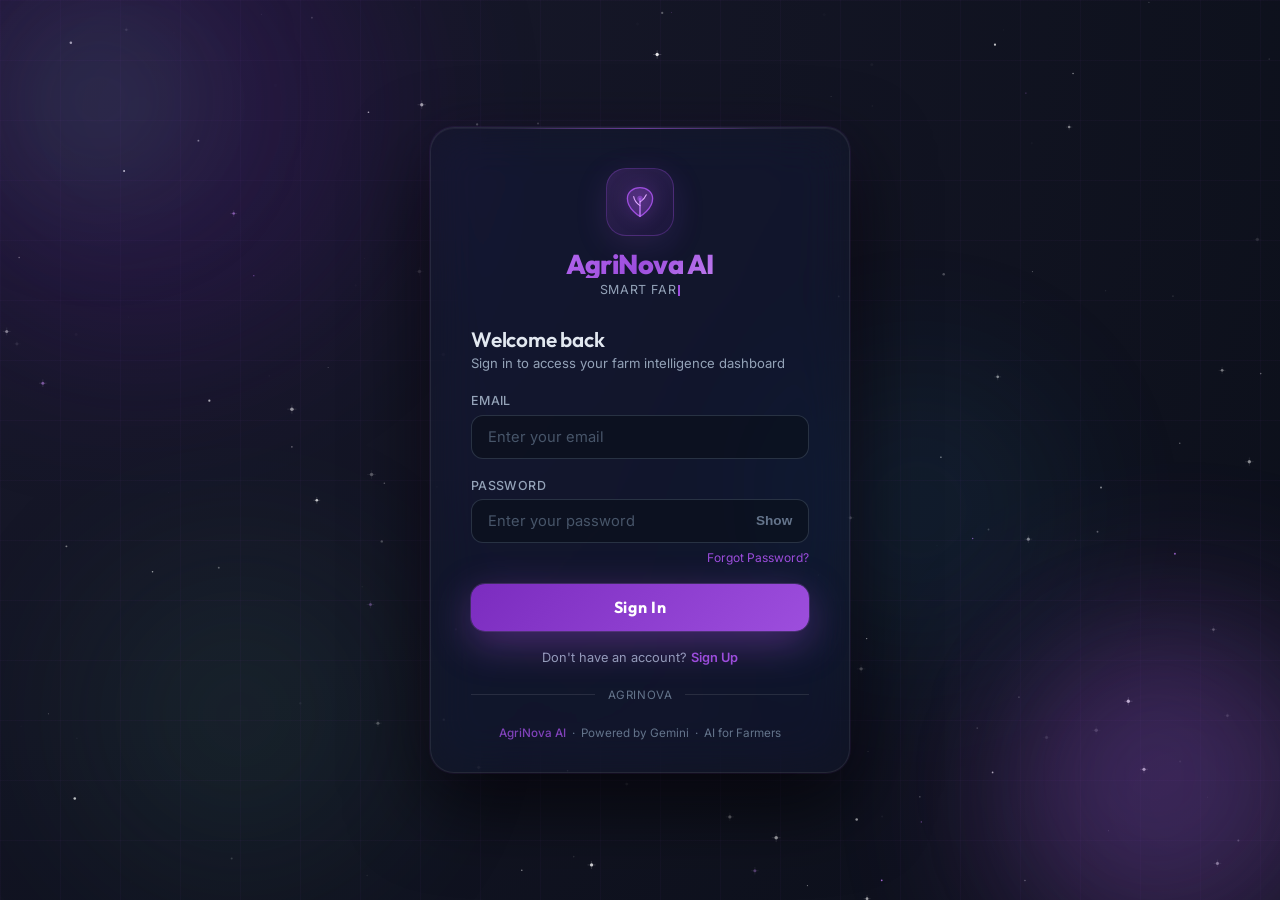
<file: frontend/login.html>
<!DOCTYPE html>
<html lang="en">
<head>
    <meta charset="UTF-8" />
    <title>Login | AgriNova AI</title>
    <meta name="viewport" content="width=device-width, initial-scale=1" />
    <link rel="preconnect" href="https://fonts.googleapis.com">
    <link rel="preconnect" href="https://fonts.gstatic.com" crossorigin>
    <link href="https://fonts.googleapis.com/css2?family=Inter:wght@300;400;500;600;700&family=Outfit:wght@400;600;700;800&display=swap" rel="stylesheet">

    <style>
        :root {
            --primary: #9d4edd;
            --primary-dark: #7b2cbf;
            --primary-glow: rgba(157, 78, 221, 0.35);
            --accent: #c77dff;
            --accent2: #e0aaff;
            --bg-dark: #0b0f19;
            --bg-card: rgba(22, 25, 43, 0.45);
            --text: #f1f5f9;
            --text-muted: #94a3b8;
            --border: rgba(255, 255, 255, 0.08); /* glass-border */
            --border-hover: rgba(157, 78, 221, 0.4);
        }

        * {
            margin: 0;
            padding: 0;
            box-sizing: border-box;
        }

        body {
            min-height: 100vh;
            font-family: 'Inter', system-ui, sans-serif;
            background: var(--bg-dark);
            background-image: radial-gradient(circle at top left, #1a1a2e 0%, #0b0f19 100%);
            color: var(--text);
            display: flex;
            align-items: center;
            justify-content: center;
            overflow: hidden;
            padding: 1rem;
        }

        /* ── Canvas Background ── */
        #bgCanvas {
            position: fixed;
            top: 0; left: 0;
            width: 100%; height: 100%;
            z-index: 0;
            pointer-events: none;
        }

        /* ── Gradient Orbs ── */
        .bg-orbs {
            position: fixed;
            inset: 0;
            z-index: 1;
            pointer-events: none;
            overflow: hidden;
        }
        .orb {
            position: absolute;
            border-radius: 50%;
            filter: blur(80px);
            opacity: 0.18;
            animation: orbFloat linear infinite;
        }
        .orb-1 {
            width: 520px; height: 520px;
            background: radial-gradient(circle, #7b2cbf, #3a006f);
            top: -150px; left: -120px;
            animation-duration: 22s;
        }
        .orb-2 {
            width: 400px; height: 400px;
            background: radial-gradient(circle, #c77dff, #9d4edd);
            bottom: -100px; right: -100px;
            animation-duration: 28s;
            animation-delay: -8s;
        }
        .orb-3 {
            width: 300px; height: 300px;
            background: radial-gradient(circle, #4cc9f0, #0077b6);
            top: 40%; left: 60%;
            animation-duration: 18s;
            animation-delay: -14s;
            opacity: 0.08;
        }
        .orb-4 {
            width: 350px; height: 350px;
            background: radial-gradient(circle, #52b788, #1b4332);
            top: 60%; left: 5%;
            animation-duration: 25s;
            animation-delay: -5s;
            opacity: 0.1;
        }
        @keyframes orbFloat {
            0%   { transform: translate(0, 0) scale(1); }
            25%  { transform: translate(40px, -60px) scale(1.08); }
            50%  { transform: translate(80px, 30px) scale(0.95); }
            75%  { transform: translate(-40px, 60px) scale(1.05); }
            100% { transform: translate(0, 0) scale(1); }
        }

        /* ── Grid Lines ── */
        .bg-grid {
            position: fixed;
            inset: 0;
            z-index: 2;
            pointer-events: none;
            background-image:
                linear-gradient(rgba(157, 78, 221, 0.04) 1px, transparent 1px),
                linear-gradient(90deg, rgba(157, 78, 221, 0.04) 1px, transparent 1px);
            background-size: 60px 60px;
            animation: gridPulse 8s ease-in-out infinite;
        }
        @keyframes gridPulse {
            0%, 100% { opacity: 0.6; }
            50% { opacity: 1; }
        }

        /* ── Floating Leaf Particles ── */
        .particles-container {
            position: fixed;
            inset: 0;
            z-index: 3;
            pointer-events: none;
            overflow: hidden;
        }
        .leaf-particle {
            position: absolute;
            bottom: -40px;
            opacity: 0;
            animation: leafFloat linear infinite;
        }
        .leaf-particle svg {
            filter: drop-shadow(0 0 6px rgba(157, 78, 221, 0.6));
        }
        @keyframes leafFloat {
            0%   { transform: translateY(0) rotate(0deg) scale(0.6);  opacity: 0; }
            10%  { opacity: 0.7; }
            90%  { opacity: 0.4; }
            100% { transform: translateY(-110vh) rotate(720deg) scale(1.1); opacity: 0; }
        }

        /* ── Shooting Stars ── */
        .shooting-star {
            position: fixed;
            top: 0; left: 0;
            width: 2px;
            height: 2px;
            z-index: 2;
            pointer-events: none;
            opacity: 0;
            animation: shoot linear infinite;
        }
        .shooting-star::after {
            content: '';
            position: absolute;
            top: 0; right: 0;
            width: 120px;
            height: 1px;
            background: linear-gradient(90deg, transparent, rgba(199, 125, 255, 0.9), white);
            border-radius: 100%;
            transform: rotate(0deg);
        }
        @keyframes shoot {
            0%   { transform: translate(var(--sx), var(--sy)) rotate(35deg); opacity: 0; }
            5%   { opacity: 1; }
            50%  { opacity: 0.6; }
            100% { transform: translate(calc(var(--sx) + 700px), calc(var(--sy) + 500px)) rotate(35deg); opacity: 0; }
        }

        /* ── Corner Glow Accents ── */
        .corner-glow {
            position: fixed;
            z-index: 1;
            pointer-events: none;
            border-radius: 50%;
            filter: blur(60px);
        }
        .corner-glow-tl {
            width: 200px; height: 200px;
            top: 0; left: 0;
            background: rgba(82, 183, 136, 0.12);
            animation: cornerPulse 5s ease-in-out infinite;
        }
        .corner-glow-br {
            width: 250px; height: 250px;
            bottom: 0; right: 0;
            background: rgba(157, 78, 221, 0.15);
            animation: cornerPulse 7s ease-in-out infinite reverse;
        }
        @keyframes cornerPulse {
            0%, 100% { opacity: 0.6; transform: scale(1); }
            50% { opacity: 1; transform: scale(1.15); }
        }

        /* ── Login Card ── */
        .login-wrapper {
            position: relative;
            z-index: 10;
            width: 100%;
            max-width: 420px;
        }

        .login-card {
            background: var(--bg-card);
            backdrop-filter: blur(24px) saturate(180%);
            -webkit-backdrop-filter: blur(24px) saturate(180%);
            border-radius: 24px;
            padding: 2.5rem 2.5rem 2rem;
            border: 1px solid var(--border);
            box-shadow:
                0 0 0 1px rgba(157, 78, 221, 0.08),
                0 32px 80px rgba(0, 0, 0, 0.7),
                0 0 60px rgba(157, 78, 221, 0.06),
                inset 0 1px 0 rgba(255, 255, 255, 0.05);
            animation: cardReveal 0.8s cubic-bezier(0.16, 1, 0.3, 1) forwards;
            opacity: 0;
            max-height: 90vh;
            overflow-y: auto;
        }

        .login-card::-webkit-scrollbar { width: 6px; }
        .login-card::-webkit-scrollbar-track { background: rgba(0,0,0,0.1); border-radius: 10px; }
        .login-card::-webkit-scrollbar-thumb { background: rgba(157, 78, 221, 0.3); border-radius: 10px; }

        @keyframes cardReveal {
            from { opacity: 0; transform: translateY(30px) scale(0.96); }
            to { opacity: 1; transform: translateY(0) scale(1); }
        }

        .login-card::before {
            content: '';
            position: absolute;
            top: 0; left: 10%; right: 10%;
            height: 1px;
            background: linear-gradient(90deg, transparent, rgba(157, 78, 221, 0.6), transparent);
            border-radius: 100%;
        }

        /* ── Logo / Header ── */
        .logo-section {
            text-align: center;
            margin-bottom: 1.8rem;
        }

        .logo-icon {
            width: 68px;
            height: 68px;
            margin: 0 auto 0.9rem;
            background: linear-gradient(135deg, rgba(157, 78, 221, 0.2), rgba(123, 44, 191, 0.1));
            border-radius: 20px;
            border: 1px solid rgba(157, 78, 221, 0.3);
            display: flex;
            align-items: center;
            justify-content: center;
            position: relative;
            animation: logoGlow 3s ease-in-out infinite;
            box-shadow: 0 8px 32px rgba(157, 78, 221, 0.15);
        }

        @keyframes logoGlow {
            0%, 100% { box-shadow: 0 8px 32px rgba(157, 78, 221, 0.15); }
            50% { box-shadow: 0 8px 40px rgba(157, 78, 221, 0.35), 0 0 0 6px rgba(157, 78, 221, 0.07); }
        }

        .logo-icon svg {
            width: 36px;
            height: 36px;
            filter: drop-shadow(0 0 8px rgba(157, 78, 221, 0.5));
        }

        .brand-name {
            font-family: 'Outfit', sans-serif;
            font-size: 1.7rem;
            font-weight: 800;
            background: linear-gradient(135deg, #c77dff, #9d4edd, #e0aaff);
            -webkit-background-clip: text;
            -webkit-text-fill-color: transparent;
            background-clip: text;
            letter-spacing: -0.02em;
            line-height: 1;
        }

        .brand-tagline {
            font-size: 0.78rem;
            color: var(--text-muted);
            margin-top: 0.25rem;
            letter-spacing: 0.05em;
            text-transform: uppercase;
            min-height: 1.2em;
        }

        .typewriter-cursor {
            display: inline-block;
            width: 2px;
            height: 0.85em;
            background: var(--primary);
            margin-left: 2px;
            vertical-align: middle;
            animation: blink 0.8s step-end infinite;
        }

        @keyframes blink {
            0%, 100% { opacity: 1; }
            50% { opacity: 0; }
        }

        .login-title {
            font-family: 'Outfit', sans-serif;
            font-size: 1.3rem;
            font-weight: 600;
            color: #e2e8f0;
            margin-bottom: 0.2rem;
            letter-spacing: -0.01em;
        }

        .login-subtitle {
            font-size: 0.82rem;
            color: var(--text-muted);
        }

        .messages { margin-bottom: 1rem; }

        .message {
            font-size: 0.8rem;
            padding: 0.6rem 0.9rem;
            border-radius: 10px;
            margin-bottom: 0.4rem;
            display: flex;
            align-items: center;
            gap: 0.5rem;
            animation: msgSlide 0.4s ease;
        }

        @keyframes msgSlide {
            from { opacity: 0; transform: translateX(-10px); }
            to { opacity: 1; transform: translateX(0); }
        }

        .message.error { background: rgba(248, 113, 113, 0.12); border: 1px solid rgba(248, 113, 113, 0.5); color: #fca5a5; }
        .message.success { background: rgba(157, 78, 221, 0.12); border: 1px solid rgba(157, 78, 221, 0.5); color: #c77dff; }
        .message.info { background: rgba(56, 189, 248, 0.12); border: 1px solid rgba(56, 189, 248, 0.5); color: #7dd3fc; }

        /* ── Form Fields ── */
        .field { margin-bottom: 1.2rem; position: relative; }
        .field-label {
            font-size: 0.78rem; font-weight: 500; color: #94a3b8; display: block;
            margin-bottom: 0.4rem; letter-spacing: 0.03em; text-transform: uppercase; transition: color 0.2s;
        }
        .field:focus-within .field-label { color: var(--accent); }
        .input-wrap { position: relative; }

        input[type="text"], input[type="email"], input[type="tel"], input[type="password"] {
            width: 100%;
            padding: 0.75rem 1rem;
            border-radius: 12px;
            border: 1px solid rgba(71, 85, 105, 0.5);
            background: rgba(11, 15, 25, 0.6);
            color: var(--text);
            font-size: 0.92rem;
            font-family: 'Inter', sans-serif;
            outline: none;
            transition: all 0.25s ease;
            caret-color: var(--primary);
        }
        input::placeholder { color: #475569; }
        input:hover { border-color: rgba(71, 85, 105, 0.8); background: rgba(11, 15, 25, 0.8); }
        input:focus {
            border-color: var(--border-hover);
            background: rgba(11, 15, 25, 0.95);
            box-shadow: 0 0 0 3px rgba(157, 78, 221, 0.1), 0 0 20px rgba(157, 78, 221, 0.05);
        }

        .eye-btn {
            position: absolute;
            right: 0.85rem;
            top: 50%;
            transform: translateY(-50%);
            background: none;
            border: none;
            color: #64748b;
            cursor: pointer;
            font-size: 0.85rem;
            font-weight: 600;
            padding: 0.2rem;
            transition: color 0.2s;
            line-height: 1;
        }
        .eye-btn:hover { color: var(--primary); }

        /* Form Toggles and Animations */
        .form-container { transition: opacity 0.4s ease, transform 0.4s ease; opacity: 1; transform: translateX(0); }
        .hidden-form { display: none !important; opacity: 0; transform: translateX(20px); }
        .form-toggle { text-align: center; font-size: 0.8rem; margin-top: 1.2rem; color: #94a3b8; }
        .form-toggle a { color: var(--primary); text-decoration: none; font-weight: 600; cursor: pointer; transition: color 0.2s; }
        .form-toggle a:hover { color: var(--accent2); text-decoration: underline; }

        .forgot-password {
            text-align: right;
            margin-top: 0.2rem;
            margin-bottom: 1.2rem;
            font-size: 0.75rem;
        }
        .forgot-password a { color: var(--primary); text-decoration: none; transition: color 0.2s; }
        .forgot-password a:hover { color: var(--accent2); text-decoration: underline; }

        /* ── Submit Button ── */
        .btn-login {
            width: 100%; padding: 0.85rem; border: none; border-radius: 14px;
            font-family: 'Outfit', sans-serif; font-weight: 700; font-size: 1rem;
            letter-spacing: 0.04em; color: white; cursor: pointer; position: relative; overflow: hidden;
            background: linear-gradient(135deg, #7b2cbf, #9d4edd, #c77dff);
            background-size: 200% 200%;
            box-shadow: 0 12px 40px rgba(157, 78, 221, 0.4), 0 0 0 1px rgba(199, 125, 255, 0.2);
            transition: all 0.3s ease; animation: bgShift 4s ease infinite;
        }
        @keyframes bgShift { 0%, 100% { background-position: 0% 50%; } 50% { background-position: 100% 50%; } }
        .btn-login::before {
            content: ''; position: absolute; inset: 0;
            background: linear-gradient(135deg, transparent 30%, rgba(255,255,255,0.12) 50%, transparent 70%);
            transform: translateX(-100%); transition: transform 0.5s ease;
        }
        .btn-login:hover::before { transform: translateX(100%); }
        .btn-login:hover { box-shadow: 0 16px 50px rgba(157, 78, 221, 0.55), 0 0 0 1px rgba(199, 125, 255, 0.3); transform: translateY(-2px); }
        .btn-login:active { transform: translateY(0px); }
        .btn-login.loading .btn-text { opacity: 0; }
        .btn-login.loading .btn-spinner { display: block; }
        .btn-text { display: flex; align-items: center; justify-content: center; gap: 0.5rem; }
        .btn-spinner {
            display: none; position: absolute; top: 50%; left: 50%; transform: translate(-50%, -50%);
            width: 22px; height: 22px; border: 2px solid rgba(255,255,255,0.3);
            border-top-color: white; border-radius: 50%; animation: spin 0.7s linear infinite;
        }
        @keyframes spin { to { transform: translate(-50%, -50%) rotate(360deg); } }

        .divider { display: flex; align-items: center; gap: 0.8rem; margin: 1.4rem 0 1rem; }
        .divider-line { flex: 1; height: 1px; background: rgba(255, 255, 255, 0.1); }
        .divider-text { font-size: 0.72rem; color: #64748b; letter-spacing: 0.05em; text-transform: uppercase; }

        .card-footer { margin-top: 1.5rem; text-align: center; font-size: 0.73rem; color: #64748b; }
        .card-footer strong { color: rgba(157, 78, 221, 0.8); font-weight: 500; }

        @media (max-width: 480px) { .login-card { padding: 2rem 1.5rem 1.6rem; } .brand-name { font-size: 1.5rem; } }
    </style>
</head>
<body>

    <!-- ═══ BACKGROUND LAYERS ═══ -->

    <!-- Layer 0: Star Canvas -->
    <canvas id="bgCanvas"></canvas>

    <!-- Layer 1: Gradient Orbs -->
    <div class="bg-orbs">
        <div class="orb orb-1"></div>
        <div class="orb orb-2"></div>
        <div class="orb orb-3"></div>
        <div class="orb orb-4"></div>
    </div>

    <!-- Layer 2: Grid -->
    <div class="bg-grid"></div>

    <!-- Layer 3: Corner Glows -->
    <div class="corner-glow corner-glow-tl"></div>
    <div class="corner-glow corner-glow-br"></div>

    <!-- Layer 4: Leaf Particles (JS generated) -->
    <div class="particles-container" id="particlesContainer"></div>

    <div class="login-wrapper">
        <div class="login-card">

            <div class="logo-section">
                <div class="logo-icon">
                    <svg viewBox="0 0 40 40" fill="none" xmlns="http://www.w3.org/2000/svg">
                        <path d="M20 36C20 36 6 28 6 16C6 9.37 12.27 4 20 4C27.73 4 34 9.37 34 16C34 28 20 36 20 36Z" fill="rgba(157,78,221,0.25)" stroke="#9d4edd" stroke-width="1.5"/>
                        <path d="M20 36V16" stroke="#c77dff" stroke-width="1.5" stroke-linecap="round"/>
                        <path d="M20 24C20 24 14 20 13 14" stroke="#e0aaff" stroke-width="1.2" stroke-linecap="round"/>
                        <path d="M20 20C20 20 25 17 27 12" stroke="#e0aaff" stroke-width="1.2" stroke-linecap="round"/>
                        <circle cx="20" cy="16" r="3" fill="#9d4edd" opacity="0.6"/>
                    </svg>
                </div>
                <div class="brand-name">AgriNova AI</div>
                <div class="brand-tagline" id="tagline"><span class="typewriter-cursor"></span></div>
            </div>

            <div style="margin-bottom:1.4rem;">
                <div class="login-title" id="loginTitle">Welcome back</div>
                <div class="login-subtitle" id="loginSubtitle">Sign in to access your farm intelligence dashboard</div>
            </div>

            <div class="messages" id="statusMessage" style="display: none;">
                <div class="message info" id="statusText"></div>
            </div>

            <!-- Login Form -->
            <div id="loginFormContainer" class="form-container">
                <form id="loginForm" autocomplete="off">
                    <div class="field">
                        <label class="field-label" for="email">Email</label>
                        <div class="input-wrap">
                            <input type="email" id="email" name="email" placeholder="Enter your email" required autocomplete="off" />
                        </div>
                    </div>
                    <div class="field" style="margin-bottom:0.4rem">
                        <label class="field-label" for="password">Password</label>
                        <div class="input-wrap">
                            <input type="password" id="password" name="password" placeholder="Enter your password" required autocomplete="off" />
                            <button type="button" class="eye-btn" id="eyeBtn" title="Show/Hide">Show</button>
                        </div>
                    </div>
                    
                    <div class="forgot-password">
                        <a href="#" id="forgotPassword">Forgot Password?</a>
                    </div>
                    
                    <button type="submit" class="btn-login" id="loginBtn">
                        <span class="btn-text">Sign In</span>
                        <div class="btn-spinner"></div>
                    </button>
                    <div class="form-toggle">
                        Don't have an account? <a id="showRegister">Sign Up</a>
                    </div>
                </form>
            </div>

            <!-- Register Form -->
            <div id="registerFormContainer" class="form-container hidden-form">
                <form id="registerForm" autocomplete="off">
                    <div class="field" style="margin-bottom:0.9rem;">
                        <label class="field-label" for="regName">Name</label>
                        <div class="input-wrap">
                            <input type="text" id="regName" placeholder="Full Name" required autocomplete="off" />
                        </div>
                    </div>
                    <div class="field" style="margin-bottom:0.9rem;">
                        <label class="field-label" for="regLocation">Location</label>
                        <div class="input-wrap">
                            <input type="text" id="regLocation" placeholder="Village / City" required autocomplete="off" />
                        </div>
                    </div>
                    <div class="field" style="margin-bottom:0.9rem;">
                        <label class="field-label" for="regMobile">Mobile Number</label>
                        <div class="input-wrap">
                            <input type="tel" id="regMobile" placeholder="10-digit number" required autocomplete="off" />
                        </div>
                    </div>
                    <div class="field" style="margin-bottom:0.9rem;">
                        <label class="field-label" for="regEmail">Email</label>
                        <div class="input-wrap">
                            <input type="email" id="regEmail" placeholder="Email address" required autocomplete="off" />
                        </div>
                    </div>
                    <div class="field" style="margin-bottom:0.9rem;">
                        <label class="field-label" for="regPassword">Password</label>
                        <div class="input-wrap">
                            <input type="password" id="regPassword" placeholder="Create password" required autocomplete="off" />
                            <button type="button" class="eye-btn" id="regEyeBtn" title="Show/Hide">Show</button>
                        </div>
                    </div>
                    <button type="submit" class="btn-login" id="registerBtn">
                        <span class="btn-text">Create Account</span>
                        <div class="btn-spinner"></div>
                    </button>
                    <div class="form-toggle">
                        Already have an account? <a id="showLogin">Sign In</a>
                    </div>
                </form>
            </div>

            <div class="divider">
                <div class="divider-line"></div>
                <div class="divider-text">AgriNova</div>
                <div class="divider-line"></div>
            </div>

            <div class="card-footer">
                <strong>AgriNova AI</strong> &nbsp;&middot;&nbsp; Powered by Gemini &nbsp;&middot;&nbsp; AI for Farmers
            </div>

        </div>
    </div>

    <script>
    /* ══════════════════════════════════
       BACKGROUND EFFECTS
    ══════════════════════════════════ */

    // ── 1. Star Field on Canvas ──
    (function() {
        const canvas = document.getElementById('bgCanvas');
        const ctx = canvas.getContext('2d');
        let stars = [];
        let W, H;

        function resize() {
            W = canvas.width = window.innerWidth;
            H = canvas.height = window.innerHeight;
        }
        window.addEventListener('resize', resize);
        resize();

        function randBetween(a, b) { return a + Math.random() * (b - a); }

        function createStars(n) {
            stars = [];
            for (let i = 0; i < n; i++) {
                stars.push({
                    x: Math.random() * W,
                    y: Math.random() * H,
                    r: randBetween(0.3, 1.8),
                    alpha: randBetween(0.1, 0.9),
                    speed: randBetween(0.002, 0.008),
                    phase: Math.random() * Math.PI * 2,
                    color: Math.random() > 0.85 ? '#c77dff' : '#ffffff'
                });
            }
        }
        createStars(160);

        let t = 0;
        function drawStars() {
            ctx.clearRect(0, 0, W, H);
            t += 0.016;
            stars.forEach(s => {
                const a = s.alpha * (0.5 + 0.5 * Math.sin(t * s.speed * 80 + s.phase));
                ctx.beginPath();
                ctx.arc(s.x, s.y, s.r, 0, Math.PI * 2);
                ctx.fillStyle = s.color === '#c77dff'
                    ? `rgba(199,125,255,${a})`
                    : `rgba(255,255,255,${a})`;
                ctx.fill();
                // tiny cross for brighter stars
                if (s.r > 1.3) {
                    ctx.strokeStyle = `rgba(255,255,255,${a * 0.4})`;
                    ctx.lineWidth = 0.5;
                    ctx.beginPath();
                    ctx.moveTo(s.x - s.r * 2.5, s.y);
                    ctx.lineTo(s.x + s.r * 2.5, s.y);
                    ctx.moveTo(s.x, s.y - s.r * 2.5);
                    ctx.lineTo(s.x, s.y + s.r * 2.5);
                    ctx.stroke();
                }
            });
            requestAnimationFrame(drawStars);
        }
        drawStars();
    })();

    // ── 2. Shooting Stars ──
    (function() {
        const COUNT = 5;
        for (let i = 0; i < COUNT; i++) {
            const el = document.createElement('div');
            el.className = 'shooting-star';
            const sx = Math.random() * window.innerWidth * 0.6;
            const sy = Math.random() * window.innerHeight * 0.4;
            el.style.setProperty('--sx', sx + 'px');
            el.style.setProperty('--sy', sy + 'px');
            const dur = 4 + Math.random() * 6;
            const delay = Math.random() * 12;
            el.style.animation = `shoot ${dur}s ${delay}s linear infinite`;
            document.body.appendChild(el);
        }
    })();

    // ── 3. Floating Leaf Particles ──
    (function() {
        const container = document.getElementById('particlesContainer');
        const leafColors = ['#9d4edd','#c77dff','#52b788','#4cc9f0','#e0aaff'];
        const leafPaths = [
            // Leaf shape 1
            'M10 0 Q18 8 10 20 Q2 8 10 0Z',
            // Leaf shape 2  
            'M10 2 Q20 5 18 15 Q12 22 4 15 Q2 5 10 2Z',
            // Wheat grain
            'M10 0 Q16 6 10 14 Q4 6 10 0Z M10 14 L10 22',
            // Star/sparkle
            'M10 2 L11.5 8 L18 8 L13 12 L15 18 L10 14 L5 18 L7 12 L2 8 L8.5 8Z'
        ];
        const COUNT = 18;

        for (let i = 0; i < COUNT; i++) {
            const wrap = document.createElement('div');
            wrap.className = 'leaf-particle';
            const color = leafColors[Math.floor(Math.random() * leafColors.length)];
            const path = leafPaths[Math.floor(Math.random() * leafPaths.length)];
            const size = 10 + Math.random() * 16;
            const left = Math.random() * 100;
            const dur = 10 + Math.random() * 18;
            const delay = Math.random() * 20;

            wrap.style.left = left + '%';
            wrap.style.animationDuration = dur + 's';
            wrap.style.animationDelay = delay + 's';

            wrap.innerHTML = `<svg width="${size}" height="${size}" viewBox="0 0 20 24" fill="none" xmlns="http://www.w3.org/2000/svg">
                <path d="${path}" fill="${color}" opacity="0.75"/>
            </svg>`;
            container.appendChild(wrap);
        }
    })();

        const taglines = [
            "Smart Farming, Powered by AI",
            "Your 24/7 Agricultural Expert",
            "Grow More, Know More",
            "Talk to Your Farm's AI Brain",
        ];
        let tIdx = 0, cIdx = 0, deleting = false;
        const taglineEl = document.getElementById('tagline');

        function typewrite() {
            const text = taglines[tIdx];
            if (!deleting) {
                cIdx++;
                taglineEl.innerHTML = text.slice(0, cIdx) + '<span class="typewriter-cursor"></span>';
                if (cIdx >= text.length) { deleting = true; setTimeout(typewrite, 2200); return; }
            } else {
                cIdx--;
                taglineEl.innerHTML = text.slice(0, cIdx) + '<span class="typewriter-cursor"></span>';
                if (cIdx === 0) { deleting = false; tIdx = (tIdx + 1) % taglines.length; }
            }
            setTimeout(typewrite, deleting ? 45 : 80);
        }
        setTimeout(typewrite, 800);

        const loginFormContainer = document.getElementById('loginFormContainer');
        const registerFormContainer = document.getElementById('registerFormContainer');
        const showRegisterBtn = document.getElementById('showRegister');
        const showLoginBtn = document.getElementById('showLogin');
        const loginTitle = document.getElementById('loginTitle');
        const loginSubtitle = document.getElementById('loginSubtitle');

        showRegisterBtn.addEventListener('click', () => {
            loginFormContainer.classList.add('hidden-form');
            registerFormContainer.classList.remove('hidden-form');
            loginTitle.innerHTML = 'Create Account';
            loginSubtitle.innerHTML = 'Join AgriNova-AI for smart farming';
            hideStatus();
        });

        showLoginBtn.addEventListener('click', () => {
            registerFormContainer.classList.add('hidden-form');
            loginFormContainer.classList.remove('hidden-form');
            loginTitle.innerHTML = 'Welcome back';
            loginSubtitle.innerHTML = 'Sign in to access your farm intelligence dashboard';
            hideStatus();
        });

        const statusMsg = document.getElementById('statusMessage');
        const statusText = document.getElementById('statusText');
        function showStatus(text, type='info') {
            statusMsg.style.display = 'block';
            statusText.className = 'message ' + type;
            statusText.innerHTML = text;
        }
        function hideStatus() { statusMsg.style.display = 'none'; }

        document.getElementById('loginForm').addEventListener('submit', async function (e) {
            e.preventDefault();
            const btn = document.getElementById('loginBtn');
            btn.classList.add('loading'); btn.disabled = true; hideStatus();
            try {
                const res = await fetch('/login', {
                    method: 'POST', headers: { 'Content-Type': 'application/json' },
                    body: JSON.stringify({ email: document.getElementById('email').value, password: document.getElementById('password').value })
                });
                const data = await res.json();
                if (res.ok && data.status === 'success') {
                    showStatus('Login successful! Redirecting...', 'success');
                    setTimeout(() => window.location.href = '/', 1000);
                } else { showStatus(data.error || 'Login failed', 'error'); }
            } catch (err) { showStatus('Connection error', 'error'); } 
            finally { btn.classList.remove('loading'); btn.disabled = false; }
        });

        document.getElementById('registerForm').addEventListener('submit', async function (e) {
            e.preventDefault();
            const btn = document.getElementById('registerBtn');
            btn.classList.add('loading'); btn.disabled = true; hideStatus();
            try {
                const res = await fetch('/api/register', {
                    method: 'POST', headers: { 'Content-Type': 'application/json' },
                    body: JSON.stringify({
                        name: document.getElementById('regName').value,
                        location: document.getElementById('regLocation').value,
                        mobile: document.getElementById('regMobile').value,
                        email: document.getElementById('regEmail').value,
                        password: document.getElementById('regPassword').value
                    })
                });
                const data = await res.json();
                if (res.ok && data.status === 'success') {
                    showStatus('Registration successful! Please login.', 'success');
                    document.getElementById('registerForm').reset();
                    setTimeout(() => showLoginBtn.click(), 2000);
                } else { showStatus(data.error || 'Registration failed', 'error'); }
            } catch (err) { showStatus('Connection error', 'error'); } 
            finally { btn.classList.remove('loading'); btn.disabled = false; }
        });

        const eyeBtn = document.getElementById('eyeBtn');
        const passInput = document.getElementById('password');
        eyeBtn.addEventListener('click', () => {
            const isPass = passInput.type === 'password';
            passInput.type = isPass ? 'text' : 'password';
            eyeBtn.textContent = isPass ? 'Hide' : 'Show';
        });

        const regEyeBtn = document.getElementById('regEyeBtn');
        const regPassInput = document.getElementById('regPassword');
        regEyeBtn.addEventListener('click', () => {
            const isPass = regPassInput.type === 'password';
            regPassInput.type = isPass ? 'text' : 'password';
            regEyeBtn.textContent = isPass ? 'Hide' : 'Show';
        });

        const forgotPasswordBtn = document.getElementById('forgotPassword');
        forgotPasswordBtn.addEventListener('click', async (e) => {
            e.preventDefault();
            let email = document.getElementById('email').value.trim();
            
            if (!email) {
                email = prompt("Please enter your email to reset password:");
                if (!email) return;
            }

            showStatus("Sending reset link... ⏳", "info");
            
            try {
                const res = await fetch('/api/forgot_password', {
                    method: 'POST',
                    headers: { 'Content-Type': 'application/json' },
                    body: JSON.stringify({ email })
                });
                const data = await res.json();
                
                if (data.status === 'success') {
                    showStatus("Reset link sent! Check your email. 📧", "success");
                } else if (data.status === 'dev') {
                    showStatus(`Dev Mode: <a href="${data.reset_url}" style="color:white;text-decoration:underline;">Click here to reset password</a>`, "info");
                } else {
                    showStatus(data.error || "Failed to send reset link", "error");
                }
            } catch (err) {
                showStatus("Connection error", "error");
            }
        });

    </script>
</body>
</html>
</file>
